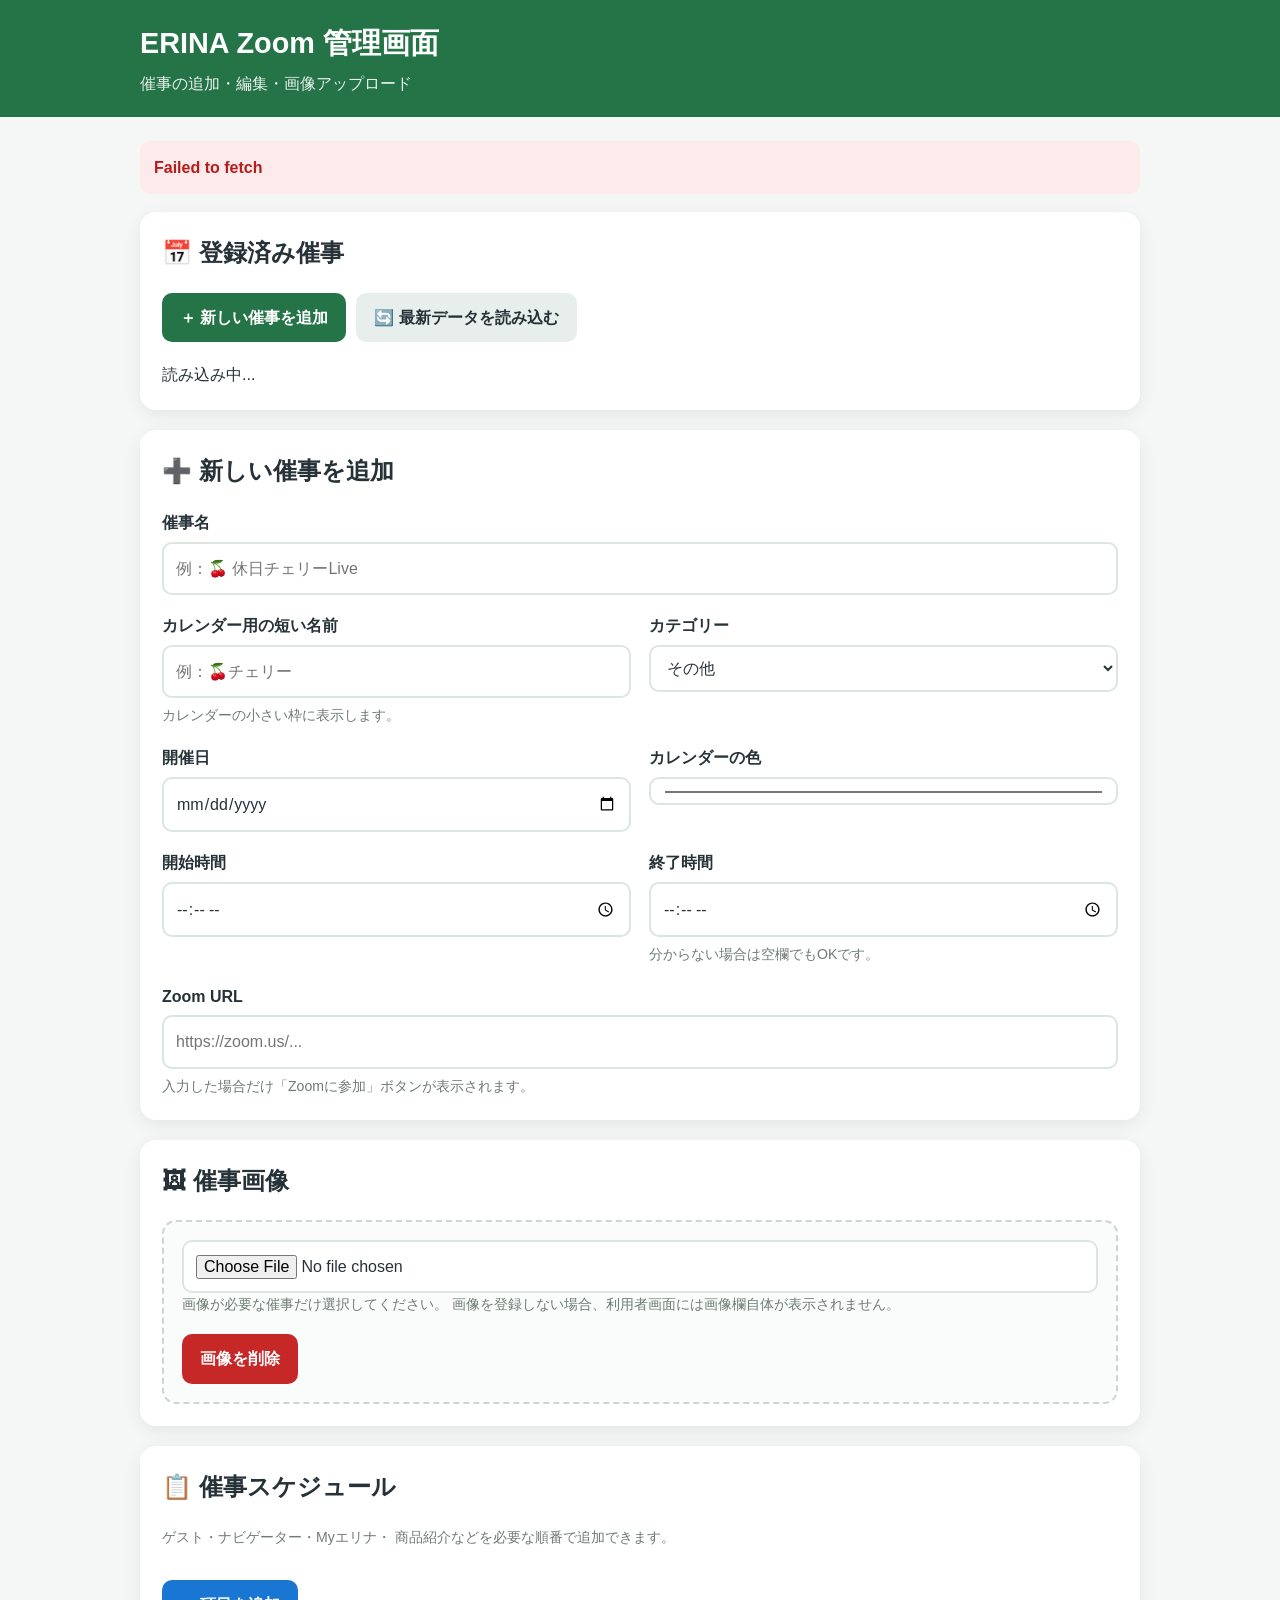
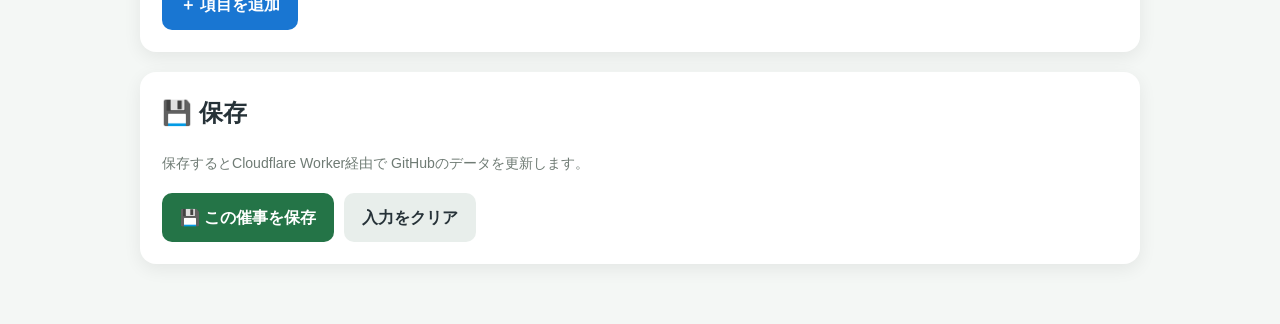
<file: manager-erina.html>
<!DOCTYPE html>
<html lang="ja">
<head>
    <meta charset="UTF-8">

    <meta
        name="viewport"
        content="width=device-width, initial-scale=1.0"
    >

    <meta name="robots" content="noindex,nofollow">

    <title>ERINA Zoom 管理画面</title>

    <style>

        /* =========================================
           基本
           ========================================= */

        * {
            box-sizing: border-box;
        }

        body {
            margin: 0;

            font-family:
                -apple-system,
                BlinkMacSystemFont,
                "Hiragino Kaku Gothic ProN",
                "Hiragino Sans",
                "Yu Gothic",
                "Meiryo",
                sans-serif;

            background: #f4f7f5;
            color: #263238;

            line-height: 1.6;
        }

        button,
        input,
        textarea,
        select {
            font: inherit;
        }

        button {
            cursor: pointer;
        }


        /* =========================================
           ヘッダー
           ========================================= */

        .manager-header {
            background: #247447;
            color: white;

            padding: 20px;
        }

        .manager-header-inner {
            max-width: 1000px;

            margin: auto;
        }

        .manager-header h1 {
            margin: 0;

            font-size: 1.8rem;
        }

        .manager-header p {
            margin: 5px 0 0;

            opacity: 0.9;
        }


        /* =========================================
           メイン
           ========================================= */

        main {
            width: min(
                1000px,
                calc(100% - 24px)
            );

            margin: 24px auto 60px;
        }


        /* =========================================
           カード
           ========================================= */

        .panel {
            background: white;

            border-radius: 16px;

            padding: 22px;

            margin-bottom: 20px;

            box-shadow:
                0 5px 18px
                rgba(0, 0, 0, 0.07);
        }

        .panel h2 {
            margin-top: 0;
        }


        /* =========================================
           フォーム
           ========================================= */

        .form-grid {
            display: grid;

            grid-template-columns:
                repeat(
                    2,
                    minmax(0, 1fr)
                );

            gap: 18px;
        }

        .field {
            display: flex;
            flex-direction: column;

            gap: 6px;
        }

        .field.full {
            grid-column: 1 / -1;
        }

        label {
            font-weight: 800;
        }

        input,
        textarea,
        select {
            width: 100%;

            border: 2px solid #dce5e0;

            border-radius: 10px;

            padding: 12px;

            background: white;

            color: #263238;
        }

        input:focus,
        textarea:focus,
        select:focus {
            outline: none;

            border-color: #247447;

            box-shadow:
                0 0 0 3px
                rgba(36, 116, 71, 0.12);
        }

        textarea {
            min-height: 90px;

            resize: vertical;
        }

        .help {
            color: #6f7b74;

            font-size: 0.88rem;
        }


        /* =========================================
           ボタン
           ========================================= */

        .button {
            border: none;

            border-radius: 10px;

            padding: 12px 18px;

            font-weight: 800;
        }

        .button-primary {
            background: #247447;
            color: white;
        }

        .button-secondary {
            background: #e8eeeb;
            color: #263238;
        }

        .button-danger {
            background: #c62828;
            color: white;
        }

        .button-blue {
            background: #1976d2;
            color: white;
        }

        .button-row {
            display: flex;

            flex-wrap: wrap;

            gap: 10px;

            margin-top: 18px;
        }


        /* =========================================
           イベント一覧
           ========================================= */

        #eventList {
            display: flex;

            flex-direction: column;

            gap: 12px;
        }

        .event-list-item {
            display: flex;

            justify-content: space-between;
            align-items: center;

            gap: 15px;

            border: 1px solid #dde5e1;

            border-radius: 12px;

            padding: 14px;
        }

        .event-list-title {
            font-weight: 800;
        }

        .event-list-date {
            margin-top: 3px;

            color: #66736c;
        }

        .event-list-buttons {
            display: flex;

            gap: 7px;

            flex-shrink: 0;
        }


        /* =========================================
           画像
           ========================================= */

        .image-box {
            border: 2px dashed #cad6d0;

            border-radius: 14px;

            padding: 18px;

            background: #fafcfb;
        }

        #imagePreviewArea {
            margin-top: 15px;
        }

        #imagePreviewArea:empty {
            display: none;
        }

        .image-preview {
            max-width: 100%;
            max-height: 500px;

            margin: auto;

            object-fit: contain;

            border-radius: 12px;
        }

        .image-status {
            margin-top: 10px;

            padding: 10px;

            border-radius: 8px;

            background: #edf6f0;

            color: #247447;

            font-weight: 700;
        }


        /* =========================================
           プログラム
           ========================================= */

        #programList {
            display: flex;

            flex-direction: column;

            gap: 12px;
        }

        .program-editor-item {
            border: 1px solid #dce5e0;

            border-radius: 12px;

            padding: 14px;

            background: #fafcfb;
        }

        .program-row {
            display: grid;

            grid-template-columns:
                120px
                1fr
                1fr;

            gap: 10px;
        }

        .program-actions {
            display: flex;

            gap: 8px;

            margin-top: 10px;
        }


        /* =========================================
           保存状態
           ========================================= */

        #statusMessage {
            display: none;

            margin-bottom: 18px;

            padding: 14px;

            border-radius: 10px;

            font-weight: 800;
        }

        #statusMessage.success {
            display: block;

            background: #e7f6eb;

            color: #176d37;
        }

        #statusMessage.error {
            display: block;

            background: #fdeaea;

            color: #b71c1c;
        }

        #statusMessage.loading {
            display: block;

            background: #eaf3fb;

            color: #1565c0;
        }


        /* =========================================
           スマホ
           ========================================= */

        @media (
            max-width: 700px
        ) {

            .manager-header h1 {
                font-size: 1.45rem;
            }

            main {
                width:
                    calc(100% - 16px);

                margin-top: 12px;
            }

            .panel {
                padding: 16px;

                border-radius: 13px;
            }

            .form-grid {
                grid-template-columns:
                    1fr;
            }

            .field.full {
                grid-column: auto;
            }

            .program-row {
                grid-template-columns:
                    1fr;
            }

            .event-list-item {
                flex-direction: column;

                align-items: stretch;
            }

            .event-list-buttons {
                width: 100%;
            }

            .event-list-buttons button {
                flex: 1;
            }

            .button-row {
                flex-direction: column;
            }

            .button-row .button {
                width: 100%;
            }

        }

    </style>
</head>


<body>


<!-- =========================================
     ヘッダー
     ========================================= -->

<header class="manager-header">

    <div class="manager-header-inner">

        <h1>
            ERINA Zoom 管理画面
        </h1>

        <p>
            催事の追加・編集・画像アップロード
        </p>

    </div>

</header>


<main>


    <!-- =====================================
         状態表示
         ===================================== -->

    <div id="statusMessage"></div>


    <!-- =====================================
         イベント一覧
         ===================================== -->

    <section class="panel">

        <h2>
            📅 登録済み催事
        </h2>

        <div class="button-row">

            <button
                type="button"
                id="newEventButton"
                class="button button-primary"
            >
                ＋ 新しい催事を追加
            </button>

            <button
                type="button"
                id="reloadButton"
                class="button button-secondary"
            >
                🔄 最新データを読み込む
            </button>

        </div>

        <div
            id="eventList"
            style="margin-top:20px;"
        >
            読み込み中...
        </div>

    </section>


    <!-- =====================================
         イベント編集
         ===================================== -->

    <section
        class="panel"
        id="editorPanel"
    >

        <h2 id="editorTitle">
            ✏️ 催事を編集
        </h2>


        <!-- 内部ID -->

        <input
            type="hidden"
            id="eventId"
        >


        <div class="form-grid">


            <!-- 催事名 -->

            <div class="field full">

                <label for="title">
                    催事名
                </label>

                <input
                    type="text"
                    id="title"
                    placeholder="例：🍒 休日チェリーLive"
                >

            </div>


            <!-- カレンダー用短縮名 -->

            <div class="field">

                <label for="shortTitle">
                    カレンダー用の短い名前
                </label>

                <input
                    type="text"
                    id="shortTitle"
                    placeholder="例：🍒チェリー"
                >

                <div class="help">
                    カレンダーの小さい枠に表示します。
                </div>

            </div>


            <!-- カテゴリー -->

            <div class="field">

                <label for="category">
                    カテゴリー
                </label>

                <select id="category">

                    <option value="">
                        その他
                    </option>

                    <option value="cherry">
                        チェリーLive
                    </option>

                    <option value="fm">
                        FMなまず
                    </option>

                    <option value="seminar">
                        セミナー
                    </option>

                    <option value="event">
                        その他催事
                    </option>

                </select>

            </div>


            <!-- 開催日 -->

            <div class="field">

                <label for="eventDate">
                    開催日
                </label>

                <input
                    type="date"
                    id="eventDate"
                >

            </div>


            <!-- 色 -->

            <div class="field">

                <label for="eventColor">
                    カレンダーの色
                </label>

                <input
                    type="color"
                    id="eventColor"
                    value="#247447"
                >

            </div>


            <!-- 開始時間 -->

            <div class="field">

                <label for="startTime">
                    開始時間
                </label>

                <input
                    type="time"
                    id="startTime"
                >

            </div>


            <!-- 終了時間 -->

            <div class="field">

                <label for="endTime">
                    終了時間
                </label>

                <input
                    type="time"
                    id="endTime"
                >

                <div class="help">
                    分からない場合は空欄でもOKです。
                </div>

            </div>


            <!-- Zoom URL -->

            <div class="field full">

                <label for="zoomUrl">
                    Zoom URL
                </label>

                <input
                    type="url"
                    id="zoomUrl"
                    placeholder="https://zoom.us/..."
                >

                <div class="help">
                    入力した場合だけ「Zoomに参加」ボタンが表示されます。
                </div>

            </div>


        </div>

    </section>


    <!-- =====================================
         画像
         ===================================== -->

    <section class="panel">

        <h2>
            🖼 催事画像
        </h2>

        <div class="image-box">

            <input
                type="file"
                id="imageFile"
                accept="image/jpeg,image/png,image/webp"
            >

            <div class="help">
                画像が必要な催事だけ選択してください。
                画像を登録しない場合、利用者画面には画像欄自体が表示されません。
            </div>


            <div id="imagePreviewArea"></div>


            <div class="button-row">

                <button
                    type="button"
                    id="removeImageButton"
                    class="button button-danger"
                >
                    画像を削除
                </button>

            </div>


            <!-- 現在保存されている画像 -->

            <input
                type="hidden"
                id="currentImage"
            >

        </div>

    </section>


    <!-- =====================================
         催事スケジュール
         ===================================== -->

    <section class="panel">

        <h2>
            📋 催事スケジュール
        </h2>

        <p class="help">

            ゲスト・ナビゲーター・Myエリナ・
            商品紹介などを必要な順番で追加できます。

        </p>


        <div id="programList"></div>


        <div class="button-row">

            <button
                type="button"
                id="addProgramButton"
                class="button button-blue"
            >
                ＋ 項目を追加
            </button>

        </div>

    </section>


    <!-- =====================================
         保存
         ===================================== -->

    <section class="panel">

        <h2>
            💾 保存
        </h2>

        <p class="help">

            保存するとCloudflare Worker経由で
            GitHubのデータを更新します。

        </p>


        <div class="button-row">

            <button
                type="button"
                id="saveButton"
                class="button button-primary"
            >
                💾 この催事を保存
            </button>

            <button
                type="button"
                id="deleteButton"
                class="button button-danger"
            >
                🗑 この催事を削除
            </button>

            <button
                type="button"
                id="clearButton"
                class="button button-secondary"
            >
                入力をクリア
            </button>

        </div>

    </section>


</main>


<!-- =========================================
     JavaScript
     ========================================= -->

<script src="manager.js"></script>


</body>
</html>
</file>
